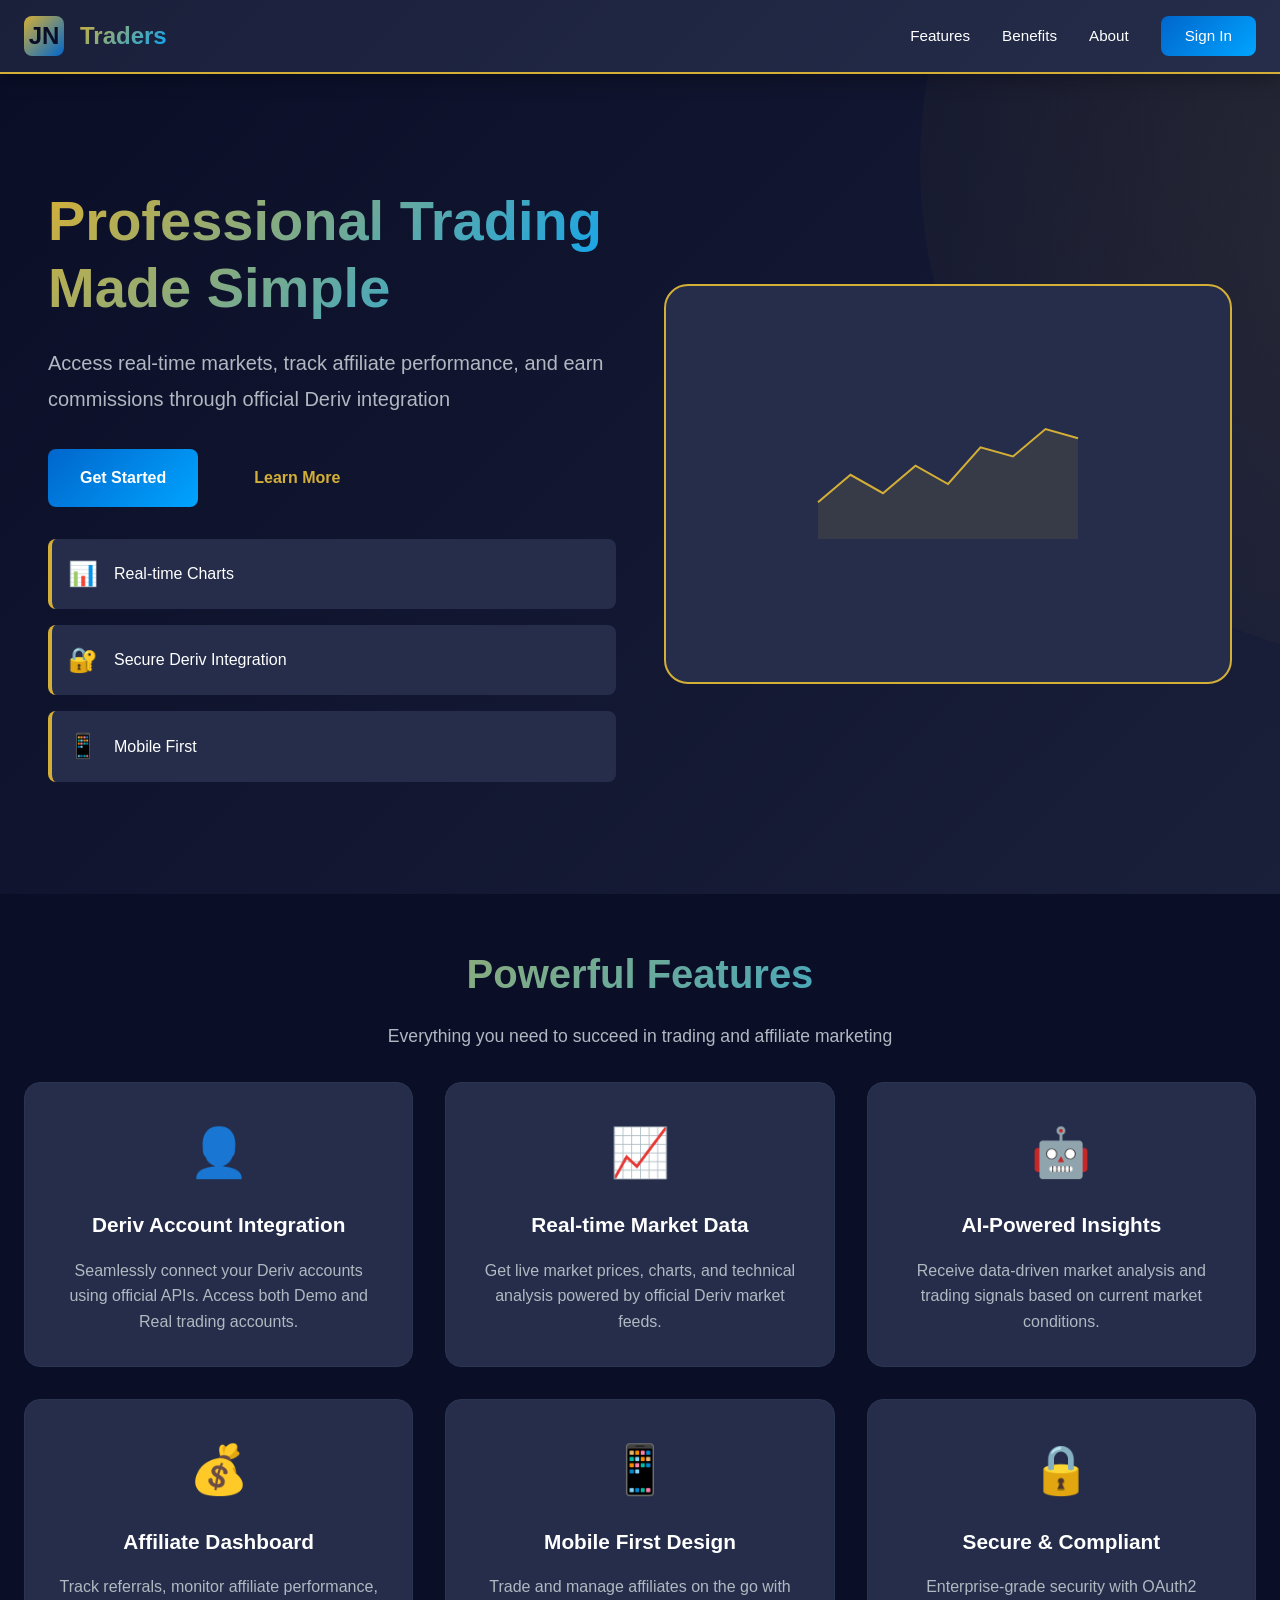
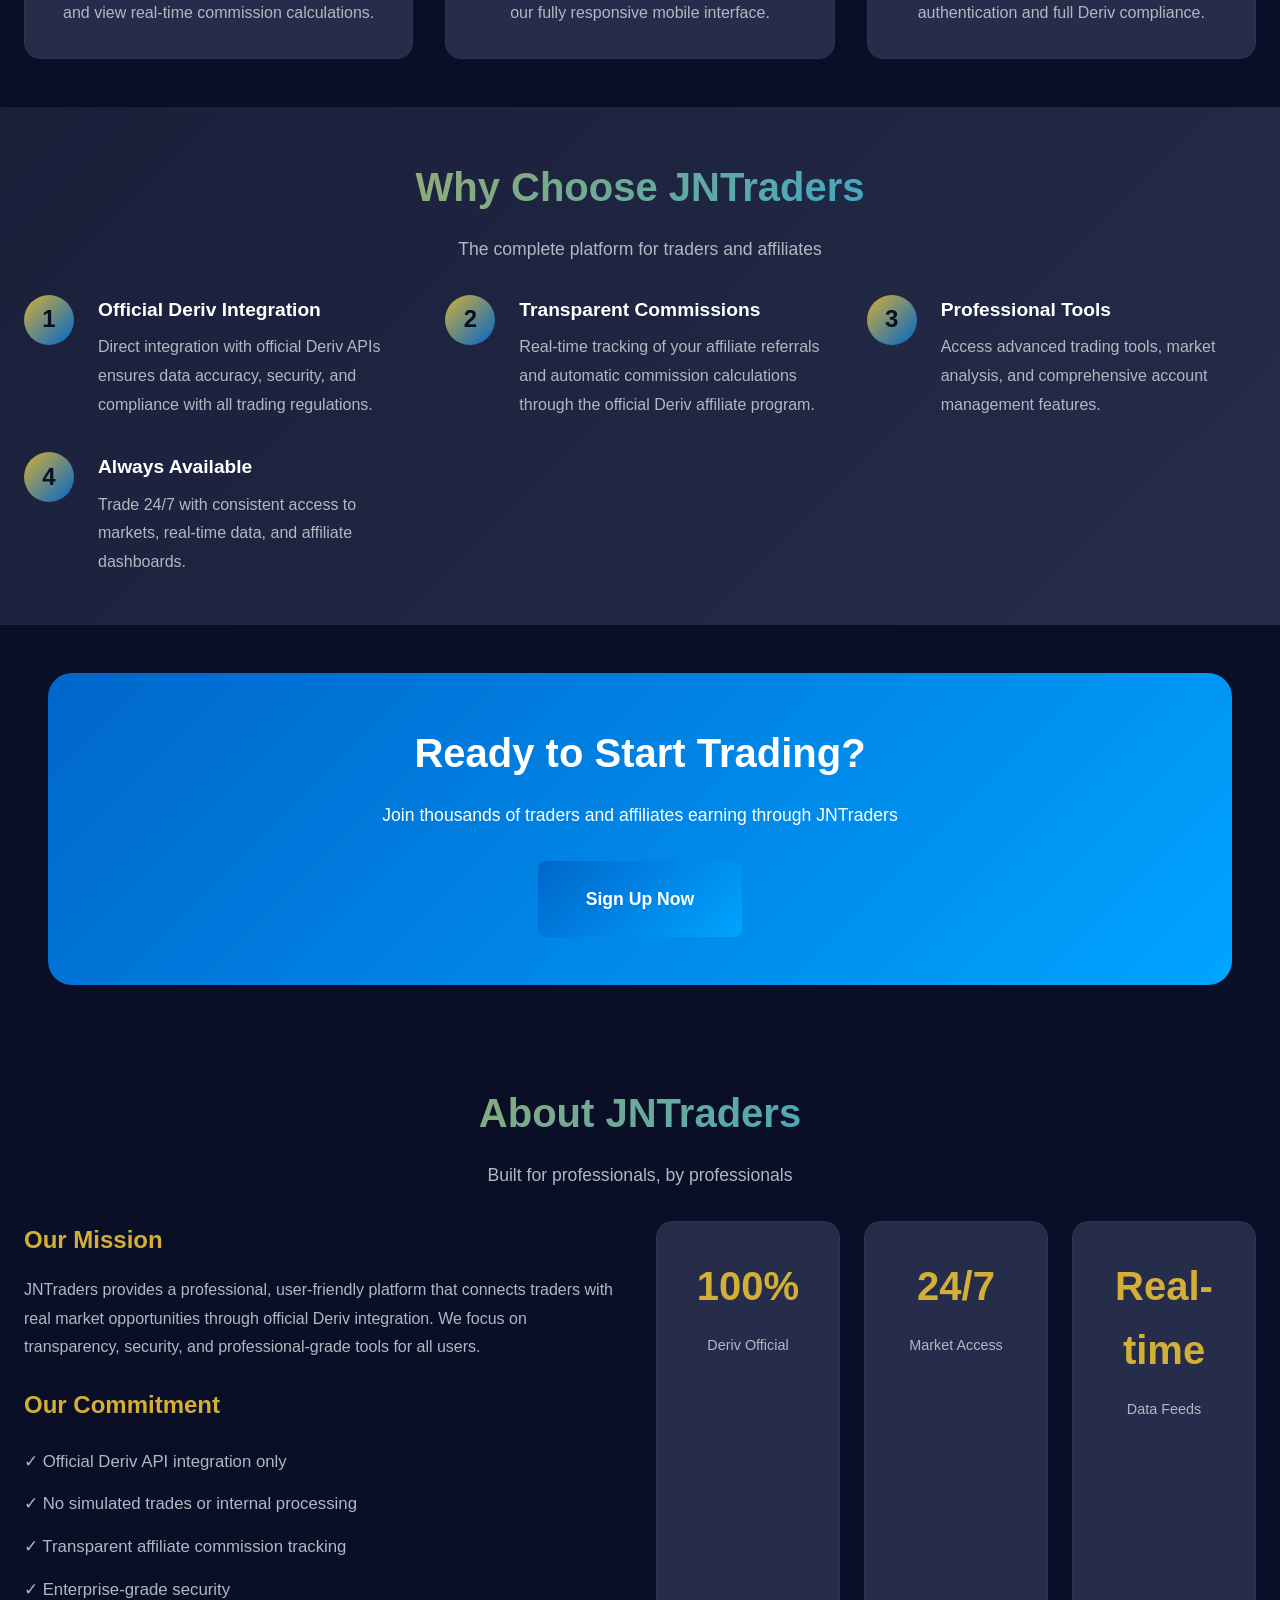
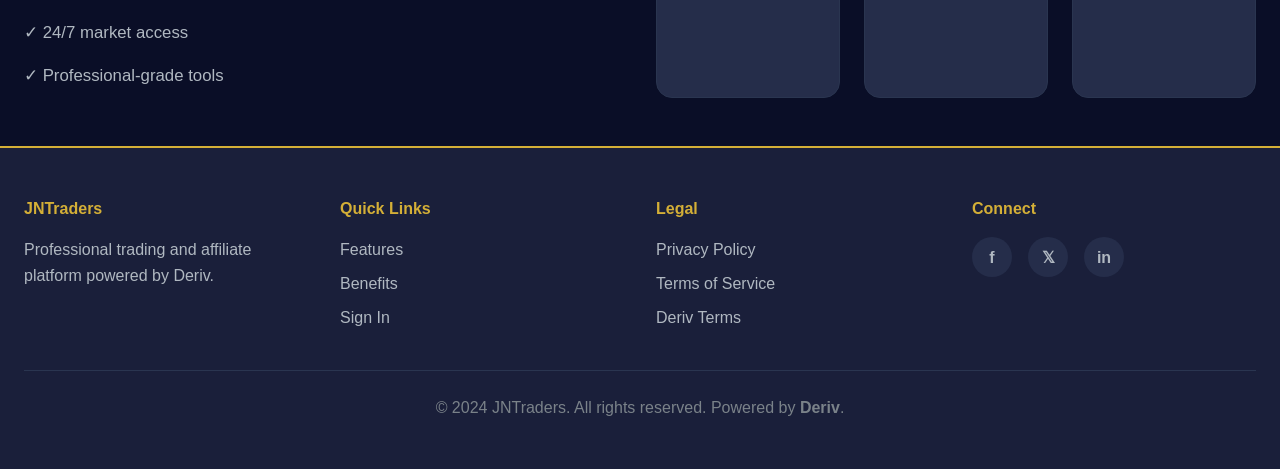
<file: index.html>
<!DOCTYPE html>
<html lang="en">
<head>
    <meta charset="UTF-8">
    <meta name="viewport" content="width=device-width, initial-scale=1.0">
    <meta name="description" content="JNTraders - Professional Trading Affiliate Platform with Deriv Integration">
    <meta name="theme-color" content="#0a0e27">
    <title>JNTraders - Professional Trading Platform</title>
    <link rel="stylesheet" href="style.css">
    <link rel="icon" type="image/svg+xml" href="data:image/svg+xml,<svg xmlns='http://www.w3.org/2000/svg' viewBox='0 0 100 100'><text y='.9em' font-size='90' fill='%23d4af37'>JN</text></svg>">
</head>
<body>
    <!-- Navigation -->
    <nav class="navbar">
        <div class="navbar-container">
            <div class="navbar-logo">
                <span class="logo-icon">JN</span>
                <span class="logo-text">Traders</span>
            </div>
            <div class="navbar-toggle" id="mobileMenuToggle">
                <span></span>
                <span></span>
                <span></span>
            </div>
            <ul class="navbar-menu" id="navbarMenu">
                <li><a href="#features">Features</a></li>
                <li><a href="#benefits">Benefits</a></li>
                <li><a href="#about">About</a></li>
                <li><a href="login.html" class="btn-primary">Sign In</a></li>
            </ul>
        </div>
    </nav>

    <!-- Hero Section -->
    <section class="hero">
        <div class="hero-content">
            <h1 class="hero-title">Professional Trading Made Simple</h1>
            <p class="hero-subtitle">Access real-time markets, track affiliate performance, and earn commissions through official Deriv integration</p>
            <div class="hero-buttons">
                <a href="login.html" class="btn btn-primary">Get Started</a>
                <a href="#features" class="btn btn-secondary">Learn More</a>
            </div>
            <div class="hero-features">
                <div class="feature-badge">
                    <span class="badge-icon">📊</span>
                    <span>Real-time Charts</span>
                </div>
                <div class="feature-badge">
                    <span class="badge-icon">🔐</span>
                    <span>Secure Deriv Integration</span>
                </div>
                <div class="feature-badge">
                    <span class="badge-icon">📱</span>
                    <span>Mobile First</span>
                </div>
            </div>
        </div>
        <div class="hero-illustration">
            <div class="chart-placeholder">
                <canvas id="heroChart"></canvas>
            </div>
        </div>
    </section>

    <!-- Features Section -->
    <section id="features" class="features">
        <div class="section-header">
            <h2>Powerful Features</h2>
            <p>Everything you need to succeed in trading and affiliate marketing</p>
        </div>
        <div class="features-grid">
            <div class="feature-card">
                <div class="feature-icon">👤</div>
                <h3>Deriv Account Integration</h3>
                <p>Seamlessly connect your Deriv accounts using official APIs. Access both Demo and Real trading accounts.</p>
            </div>
            <div class="feature-card">
                <div class="feature-icon">📈</div>
                <h3>Real-time Market Data</h3>
                <p>Get live market prices, charts, and technical analysis powered by official Deriv market feeds.</p>
            </div>
            <div class="feature-card">
                <div class="feature-icon">🤖</div>
                <h3>AI-Powered Insights</h3>
                <p>Receive data-driven market analysis and trading signals based on current market conditions.</p>
            </div>
            <div class="feature-card">
                <div class="feature-icon">💰</div>
                <h3>Affiliate Dashboard</h3>
                <p>Track referrals, monitor affiliate performance, and view real-time commission calculations.</p>
            </div>
            <div class="feature-card">
                <div class="feature-icon">📱</div>
                <h3>Mobile First Design</h3>
                <p>Trade and manage affiliates on the go with our fully responsive mobile interface.</p>
            </div>
            <div class="feature-card">
                <div class="feature-icon">🔒</div>
                <h3>Secure & Compliant</h3>
                <p>Enterprise-grade security with OAuth2 authentication and full Deriv compliance.</p>
            </div>
        </div>
    </section>

    <!-- Benefits Section -->
    <section id="benefits" class="benefits">
        <div class="section-header">
            <h2>Why Choose JNTraders</h2>
            <p>The complete platform for traders and affiliates</p>
        </div>
        <div class="benefits-list">
            <div class="benefit-item">
                <div class="benefit-number">1</div>
                <div class="benefit-content">
                    <h3>Official Deriv Integration</h3>
                    <p>Direct integration with official Deriv APIs ensures data accuracy, security, and compliance with all trading regulations.</p>
                </div>
            </div>
            <div class="benefit-item">
                <div class="benefit-number">2</div>
                <div class="benefit-content">
                    <h3>Transparent Commissions</h3>
                    <p>Real-time tracking of your affiliate referrals and automatic commission calculations through the official Deriv affiliate program.</p>
                </div>
            </div>
            <div class="benefit-item">
                <div class="benefit-number">3</div>
                <div class="benefit-content">
                    <h3>Professional Tools</h3>
                    <p>Access advanced trading tools, market analysis, and comprehensive account management features.</p>
                </div>
            </div>
            <div class="benefit-item">
                <div class="benefit-number">4</div>
                <div class="benefit-content">
                    <h3>Always Available</h3>
                    <p>Trade 24/7 with consistent access to markets, real-time data, and affiliate dashboards.</p>
                </div>
            </div>
        </div>
    </section>

    <!-- CTA Section -->
    <section class="cta-section">
        <div class="cta-content">
            <h2>Ready to Start Trading?</h2>
            <p>Join thousands of traders and affiliates earning through JNTraders</p>
            <a href="login.html" class="btn btn-primary btn-large">Sign Up Now</a>
        </div>
    </section>

    <!-- About Section -->
    <section id="about" class="about">
        <div class="section-header">
            <h2>About JNTraders</h2>
            <p>Built for professionals, by professionals</p>
        </div>
        <div class="about-content">
            <div class="about-text">
                <h3>Our Mission</h3>
                <p>JNTraders provides a professional, user-friendly platform that connects traders with real market opportunities through official Deriv integration. We focus on transparency, security, and professional-grade tools for all users.</p>
                <h3>Our Commitment</h3>
                <ul class="about-list">
                    <li>✓ Official Deriv API integration only</li>
                    <li>✓ No simulated trades or internal processing</li>
                    <li>✓ Transparent affiliate commission tracking</li>
                    <li>✓ Enterprise-grade security</li>
                    <li>✓ 24/7 market access</li>
                    <li>✓ Professional-grade tools</li>
                </ul>
            </div>
            <div class="about-stats">
                <div class="stat">
                    <div class="stat-number">100%</div>
                    <div class="stat-label">Deriv Official</div>
                </div>
                <div class="stat">
                    <div class="stat-number">24/7</div>
                    <div class="stat-label">Market Access</div>
                </div>
                <div class="stat">
                    <div class="stat-number">Real-time</div>
                    <div class="stat-label">Data Feeds</div>
                </div>
            </div>
        </div>
    </section>

    <!-- Footer -->
    <footer class="footer">
        <div class="footer-content">
            <div class="footer-section">
                <h4>JNTraders</h4>
                <p>Professional trading and affiliate platform powered by Deriv.</p>
            </div>
            <div class="footer-section">
                <h4>Quick Links</h4>
                <ul>
                    <li><a href="#features">Features</a></li>
                    <li><a href="#benefits">Benefits</a></li>
                    <li><a href="login.html">Sign In</a></li>
                </ul>
            </div>
            <div class="footer-section">
                <h4>Legal</h4>
                <ul>
                    <li><a href="#">Privacy Policy</a></li>
                    <li><a href="#">Terms of Service</a></li>
                    <li><a href="#">Deriv Terms</a></li>
                </ul>
            </div>
            <div class="footer-section">
                <h4>Connect</h4>
                <div class="social-links">
                    <a href="#" class="social-icon">f</a>
                    <a href="#" class="social-icon">𝕏</a>
                    <a href="#" class="social-icon">in</a>
                </div>
            </div>
        </div>
        <div class="footer-bottom">
            <p>&copy; 2024 JNTraders. All rights reserved. Powered by <strong>Deriv</strong>.</p>
        </div>
    </footer>

    <script src="app.js"></script>
    <script>
        // Simple hero chart animation
        function drawHeroChart() {
            const canvas = document.getElementById('heroChart');
            if (!canvas) return;
            const ctx = canvas.getContext('2d');
            canvas.width = canvas.offsetWidth;
            canvas.height = canvas.offsetHeight;

            // Draw simple line chart
            const width = canvas.width;
            const height = canvas.height;
            const padding = 20;
            const data = [20, 35, 25, 40, 30, 50, 45, 60, 55];

            ctx.strokeStyle = '#d4af37';
            ctx.lineWidth = 2;
            ctx.beginPath();

            data.forEach((value, index) => {
                const x = padding + (index / (data.length - 1)) * (width - padding * 2);
                const y = height - padding - (value / 60) * (height - padding * 2);
                if (index === 0) ctx.moveTo(x, y);
                else ctx.lineTo(x, y);
            });
            ctx.stroke();

            // Fill area under curve
            ctx.fillStyle = 'rgba(212, 175, 55, 0.1)';
            ctx.lineTo(width - padding, height - padding);
            ctx.lineTo(padding, height - padding);
            ctx.fill();
        }

        window.addEventListener('load', drawHeroChart);
        window.addEventListener('resize', drawHeroChart);
    </script>
</body>
</html>
</file>
<file: style.css>
/* ============================================
   JNTraders - Professional Trading Platform
   Modern Dark Theme with Gold, Blue & White
   ============================================ */

:root {
    /* Color Palette */
    --primary-dark: #0a0e27;
    --secondary-dark: #1a1f3a;
    --tertiary-dark: #252d4a;
    --accent-gold: #d4af37;
    --accent-blue: #0066cc;
    --accent-light-blue: #00a4ff;
    --accent-white: #f0f4f8;
    --text-primary: #ffffff;
    --text-secondary: #b0b8c1;
    --text-muted: #7a8289;
    --border-color: #2a3550;
    --success-color: #00d084;
    --warning-color: #ffa500;
    --danger-color: #ff4757;
    
    /* Spacing */
    --spacing-xs: 0.25rem;
    --spacing-sm: 0.5rem;
    --spacing-md: 1rem;
    --spacing-lg: 1.5rem;
    --spacing-xl: 2rem;
    --spacing-xxl: 3rem;
    
    /* Border Radius */
    --radius-sm: 0.375rem;
    --radius-md: 0.5rem;
    --radius-lg: 1rem;
    --radius-xl: 1.5rem;
    
    /* Transitions */
    --transition: all 0.3s cubic-bezier(0.4, 0, 0.2, 1);
    --transition-fast: all 0.15s ease;
}

* {
    margin: 0;
    padding: 0;
    box-sizing: border-box;
}

html, body {
    font-family: -apple-system, BlinkMacSystemFont, 'Segoe UI', Roboto, Oxygen, Ubuntu, Cantarell, sans-serif;
    background-color: var(--primary-dark);
    color: var(--text-primary);
    line-height: 1.6;
    scroll-behavior: smooth;
}

/* ============================================
   NAVIGATION
   ============================================ */

.navbar {
    position: sticky;
    top: 0;
    z-index: 1000;
    background: linear-gradient(135deg, var(--secondary-dark), var(--tertiary-dark));
    border-bottom: 2px solid var(--accent-gold);
    box-shadow: 0 4px 20px rgba(0, 0, 0, 0.3);
}

.navbar-container {
    max-width: 1400px;
    margin: 0 auto;
    padding: var(--spacing-md) var(--spacing-lg);
    display: flex;
    justify-content: space-between;
    align-items: center;
}

.navbar-logo {
    display: flex;
    align-items: center;
    gap: var(--spacing-md);
    font-size: 1.5rem;
    font-weight: 800;
    cursor: pointer;
    transition: var(--transition);
}

.logo-icon {
    width: 40px;
    height: 40px;
    background: linear-gradient(135deg, var(--accent-gold), var(--accent-blue));
    border-radius: var(--radius-md);
    display: flex;
    align-items: center;
    justify-content: center;
    color: var(--primary-dark);
    font-weight: bold;
}

.logo-text {
    background: linear-gradient(135deg, var(--accent-gold), var(--accent-light-blue));
    -webkit-background-clip: text;
    -webkit-text-fill-color: transparent;
    background-clip: text;
}

.navbar-menu {
    display: flex;
    list-style: none;
    gap: var(--spacing-xl);
    align-items: center;
}

.navbar-menu a {
    color: var(--text-primary);
    text-decoration: none;
    transition: var(--transition);
    font-weight: 500;
    font-size: 0.95rem;
}

.navbar-menu a:hover {
    color: var(--accent-gold);
}

.navbar-menu .nav-active,
.navbar-menu a.nav-active {
    color: var(--accent-gold);
    border-bottom: 2px solid var(--accent-gold);
    padding-bottom: 2px;
}

.btn-primary {
    background: linear-gradient(135deg, var(--accent-blue), var(--accent-light-blue));
    color: var(--text-primary);
    padding: var(--spacing-sm) var(--spacing-lg);
    border: none;
    border-radius: var(--radius-md);
    cursor: pointer;
    font-weight: 600;
    transition: var(--transition);
    display: inline-block;
    text-decoration: none;
}

.btn-primary:hover {
    transform: translateY(-2px);
    box-shadow: 0 8px 20px rgba(0, 102, 204, 0.3);
}

.btn-secondary {
    background: transparent;
    color: var(--accent-gold);
    padding: var(--spacing-sm) var(--spacing-lg);
    border: 2px solid var(--accent-gold);
    border-radius: var(--radius-md);
    cursor: pointer;
    font-weight: 600;
    transition: var(--transition);
    display: inline-block;
    text-decoration: none;
}

.btn-secondary:hover {
    background: var(--accent-gold);
    color: var(--primary-dark);
}

.btn-text {
    background: none;
    border: none;
    color: var(--text-primary);
    cursor: pointer;
    transition: var(--transition);
    font-size: 0.95rem;
}

.btn-text:hover {
    color: var(--accent-gold);
}

.navbar-toggle {
    display: none;
    flex-direction: column;
    gap: 5px;
    cursor: pointer;
}

.navbar-toggle span {
    width: 25px;
    height: 3px;
    background: var(--accent-gold);
    border-radius: 2px;
    transition: var(--transition);
}

.account-badge {
    padding: var(--spacing-sm) var(--spacing-md);
    border-radius: var(--radius-md);
    font-size: 0.85rem;
    font-weight: 600;
    background: var(--tertiary-dark);
    color: var(--accent-gold);
}

.account-badge.demo {
    border: 2px solid var(--accent-light-blue);
    color: var(--accent-light-blue);
}

.account-badge.real {
    border: 2px solid var(--success-color);
    color: var(--success-color);
}

/* ============================================
   HERO SECTION
   ============================================ */

.hero {
    display: grid;
    grid-template-columns: 1fr 1fr;
    gap: var(--spacing-xxl);
    align-items: center;
    min-height: calc(100vh - 80px);
    padding: var(--spacing-xxl);
    background: linear-gradient(135deg, var(--primary-dark), var(--secondary-dark));
    position: relative;
    overflow: hidden;
}

.hero::before {
    content: '';
    position: absolute;
    top: -50%;
    right: -50%;
    width: 1000px;
    height: 1000px;
    background: radial-gradient(circle, rgba(212, 175, 55, 0.1), transparent);
    border-radius: 50%;
    pointer-events: none;
}

.hero-content {
    z-index: 1;
    max-width: 600px;
}

.hero-title {
    font-size: 3.5rem;
    font-weight: 800;
    margin-bottom: var(--spacing-lg);
    line-height: 1.2;
    background: linear-gradient(135deg, var(--accent-gold), var(--accent-light-blue));
    -webkit-background-clip: text;
    -webkit-text-fill-color: transparent;
    background-clip: text;
}

.hero-subtitle {
    font-size: 1.25rem;
    color: var(--text-secondary);
    margin-bottom: var(--spacing-xl);
    line-height: 1.8;
}

.hero-buttons {
    display: flex;
    gap: var(--spacing-lg);
    margin-bottom: var(--spacing-xl);
    flex-wrap: wrap;
}

.btn {
    padding: var(--spacing-md) var(--spacing-xl);
    border-radius: var(--radius-md);
    font-size: 1rem;
    font-weight: 600;
    cursor: pointer;
    transition: var(--transition);
    text-decoration: none;
    display: inline-block;
    border: none;
}

.btn-large {
    padding: var(--spacing-lg) var(--spacing-xxl);
    font-size: 1.1rem;
}

.btn-full {
    width: 100%;
}

.btn-small {
    padding: var(--spacing-sm) var(--spacing-md);
    font-size: 0.85rem;
}

.hero-features {
    display: flex;
    flex-direction: column;
    gap: var(--spacing-md);
}

.feature-badge {
    display: flex;
    align-items: center;
    gap: var(--spacing-md);
    padding: var(--spacing-md);
    background: var(--tertiary-dark);
    border-radius: var(--radius-md);
    border-left: 4px solid var(--accent-gold);
}

.badge-icon {
    font-size: 1.5rem;
}

.hero-illustration {
    z-index: 1;
    height: 400px;
    background: var(--tertiary-dark);
    border-radius: var(--radius-xl);
    border: 2px solid var(--accent-gold);
    overflow: hidden;
    position: relative;
}

.chart-placeholder {
    width: 100%;
    height: 100%;
    display: flex;
    align-items: center;
    justify-content: center;
}

/* ============================================
   SECTIONS
   ============================================ */

.section-header {
    margin-bottom: var(--spacing-xl);
    text-align: center;
}

.section-header h2 {
    font-size: 2.5rem;
    margin-bottom: var(--spacing-md);
    background: linear-gradient(135deg, var(--accent-gold), var(--accent-light-blue));
    -webkit-background-clip: text;
    -webkit-text-fill-color: transparent;
    background-clip: text;
}

.section-header p {
    color: var(--text-secondary);
    font-size: 1.1rem;
}

.features, .benefits, .about, .cta-section {
    padding: var(--spacing-xxl) var(--spacing-lg);
    max-width: 1400px;
    margin: 0 auto;
}

.features {
    background: var(--primary-dark);
}

.benefits {
    background: linear-gradient(135deg, var(--secondary-dark), var(--tertiary-dark));
}

.about {
    background: var(--primary-dark);
}

.cta-section {
    background: linear-gradient(135deg, var(--accent-blue), var(--accent-light-blue));
    text-align: center;
    border-radius: var(--radius-xl);
    margin: var(--spacing-xxl);
    color: var(--text-primary);
}

.cta-section h2 {
    font-size: 2.5rem;
    margin-bottom: var(--spacing-md);
}

.cta-section p {
    font-size: 1.1rem;
    margin-bottom: var(--spacing-xl);
}

/* ============================================
   GRIDS
   ============================================ */

.features-grid {
    display: grid;
    grid-template-columns: repeat(auto-fit, minmax(300px, 1fr));
    gap: var(--spacing-xl);
    margin-top: var(--spacing-xl);
}

.feature-card {
    background: var(--tertiary-dark);
    padding: var(--spacing-xl);
    border-radius: var(--radius-lg);
    border: 1px solid var(--border-color);
    transition: var(--transition);
    text-align: center;
}

.feature-card:hover {
    transform: translateY(-8px);
    border-color: var(--accent-gold);
    box-shadow: 0 16px 40px rgba(212, 175, 55, 0.2);
}

.feature-icon {
    font-size: 3rem;
    margin-bottom: var(--spacing-md);
}

.feature-card h3 {
    font-size: 1.3rem;
    margin-bottom: var(--spacing-md);
}

.feature-card p {
    color: var(--text-secondary);
}

.benefits-list {
    display: grid;
    grid-template-columns: repeat(auto-fit, minmax(350px, 1fr));
    gap: var(--spacing-xl);
    margin-top: var(--spacing-xl);
}

.benefit-item {
    display: grid;
    grid-template-columns: auto 1fr;
    gap: var(--spacing-lg);
    align-items: start;
}

.benefit-number {
    width: 50px;
    height: 50px;
    background: linear-gradient(135deg, var(--accent-gold), var(--accent-blue));
    border-radius: 50%;
    display: flex;
    align-items: center;
    justify-content: center;
    font-weight: 800;
    font-size: 1.5rem;
    color: var(--primary-dark);
    flex-shrink: 0;
}

.benefit-content h3 {
    font-size: 1.2rem;
    margin-bottom: var(--spacing-sm);
}

.benefit-content p {
    color: var(--text-secondary);
    line-height: 1.8;
}

.stats-grid {
    display: grid;
    grid-template-columns: repeat(auto-fit, minmax(250px, 1fr));
    gap: var(--spacing-lg);
    margin-bottom: var(--spacing-xl);
}

.stat-card {
    background: var(--tertiary-dark);
    padding: var(--spacing-lg);
    border-radius: var(--radius-lg);
    border: 1px solid var(--border-color);
    transition: var(--transition);
}

.stat-card:hover {
    border-color: var(--accent-gold);
}

.stat-label {
    color: var(--text-secondary);
    font-size: 0.9rem;
    margin-bottom: var(--spacing-sm);
}

.stat-value {
    font-size: 2rem;
    font-weight: 800;
    color: var(--accent-gold);
    margin-bottom: var(--spacing-sm);
}

.stat-change {
    font-size: 0.9rem;
    color: var(--text-secondary);
}

.stat-change.positive {
    color: var(--success-color);
}

/* ============================================
   COMMISSION SECTION
   ============================================ */

.commission-section {
    margin-bottom: var(--spacing-xl);
}

.commission-grid {
    display: grid;
    grid-template-columns: repeat(auto-fit, minmax(250px, 1fr));
    gap: var(--spacing-lg);
}

.commission-card {
    display: grid;
    grid-template-columns: auto 1fr;
    gap: var(--spacing-lg);
    background: var(--tertiary-dark);
    padding: var(--spacing-lg);
    border-radius: var(--radius-lg);
    border: 1px solid var(--border-color);
    align-items: center;
    transition: var(--transition);
}

.commission-card:hover {
    border-color: var(--accent-gold);
    background: var(--secondary-dark);
}

.commission-icon {
    font-size: 2.5rem;
}

.commission-info h4 {
    font-size: 0.95rem;
    color: var(--text-secondary);
    margin-bottom: var(--spacing-sm);
}

.commission-amount {
    font-size: 1.5rem;
    font-weight: 800;
    color: var(--accent-gold);
}

.commission-tier {
    font-size: 1.1rem;
    font-weight: 700;
    color: var(--accent-light-blue);
}

.commission-info small {
    color: var(--text-muted);
    font-size: 0.8rem;
}

/* ============================================
   DEPOSIT & WITHDRAWAL
   ============================================ */

.deposit-withdraw-grid {
    display: grid;
    grid-template-columns: repeat(auto-fit, minmax(350px, 1fr));
    gap: var(--spacing-xl);
    margin-top: var(--spacing-xl);
}

.dw-card {
    background: var(--tertiary-dark);
    padding: var(--spacing-xl);
    border-radius: var(--radius-lg);
    border: 2px solid var(--border-color);
    transition: var(--transition);
}

.dw-card:hover {
    border-color: var(--accent-gold);
}

.dw-header {
    display: flex;
    align-items: center;
    gap: var(--spacing-lg);
    margin-bottom: var(--spacing-lg);
}

.dw-icon {
    font-size: 2.5rem;
}

.dw-header h3 {
    font-size: 1.3rem;
}

.deposit-methods-list,
.withdrawal-info {
    background: var(--secondary-dark);
    padding: var(--spacing-lg);
    border-radius: var(--radius-md);
    margin-bottom: var(--spacing-lg);
}

.method {
    display: flex;
    align-items: center;
    gap: var(--spacing-md);
    padding: var(--spacing-md);
    border-bottom: 1px solid var(--border-color);
}

.method:last-child {
    border-bottom: none;
}

.method-icon {
    font-size: 1.5rem;
}

.method-name {
    font-weight: 600;
    margin-bottom: 2px;
}

.method-info small {
    color: var(--text-muted);
}

.info-row {
    display: flex;
    justify-content: space-between;
    padding: var(--spacing-sm) 0;
    border-bottom: 1px solid var(--border-color);
}

.info-row:last-child {
    border-bottom: none;
}

.info-row .label {
    color: var(--text-secondary);
}

.info-row .value {
    color: var(--accent-gold);
    font-weight: 600;
}

/* ============================================
   MARKETS & CHARTS
   ============================================ */

.markets-grid {
    display: grid;
    grid-template-columns: repeat(auto-fit, minmax(280px, 1fr));
    gap: var(--spacing-lg);
    margin-top: var(--spacing-xl);
}

.market-card {
    background: var(--tertiary-dark);
    padding: var(--spacing-lg);
    border-radius: var(--radius-lg);
    border: 1px solid var(--border-color);
    transition: var(--transition);
}

.market-card:hover {
    border-color: var(--accent-gold);
}

.market-header {
    display: flex;
    justify-content: space-between;
    align-items: center;
    margin-bottom: var(--spacing-md);
}

.market-name {
    font-weight: 700;
    font-size: 1.1rem;
}

.market-spread {
    color: var(--text-muted);
    font-size: 0.8rem;
}

.market-price {
    display: flex;
    justify-content: space-between;
    align-items: center;
    margin-bottom: var(--spacing-lg);
}

.price {
    font-size: 1.8rem;
    font-weight: 800;
    color: var(--accent-gold);
}

.change {
    font-size: 0.9rem;
}

.change.positive {
    color: var(--success-color);
}

.change.negative {
    color: var(--danger-color);
}

.market-chart {
    height: 100px;
    background: var(--secondary-dark);
    border-radius: var(--radius-md);
    overflow: hidden;
}

.market-chart canvas {
    width: 100%;
    height: 100%;
}

/* ============================================
   AI INSIGHTS
   ============================================ */

.insights-grid {
    display: grid;
    grid-template-columns: repeat(auto-fit, minmax(300px, 1fr));
    gap: var(--spacing-lg);
    margin-top: var(--spacing-xl);
}

.insight-card {
    background: var(--tertiary-dark);
    padding: var(--spacing-lg);
    border-radius: var(--radius-lg);
    border: 1px solid var(--border-color);
    transition: var(--transition);
}

.insight-card:hover {
    border-color: var(--accent-gold);
}

.insight-badge {
    display: inline-block;
    padding: var(--spacing-sm) var(--spacing-md);
    border-radius: var(--radius-sm);
    font-size: 0.8rem;
    font-weight: 700;
    margin-bottom: var(--spacing-md);
    background: var(--secondary-dark);
}

.insight-card h4 {
    font-size: 1.1rem;
    margin-bottom: var(--spacing-md);
}

.insight-card p {
    color: var(--text-secondary);
    margin-bottom: var(--spacing-md);
    line-height: 1.8;
}

.insight-meta {
    font-size: 0.85rem;
    color: var(--text-muted);
    border-top: 1px solid var(--border-color);
    padding-top: var(--spacing-md);
}

/* ============================================
   TRANSACTIONS TABLE
   ============================================ */

.transactions-table {
    overflow-x: auto;
    margin-top: var(--spacing-xl);
}

table {
    width: 100%;
    border-collapse: collapse;
}

thead {
    background: var(--secondary-dark);
}

th {
    padding: var(--spacing-md);
    text-align: left;
    font-weight: 600;
    color: var(--text-secondary);
    border-bottom: 2px solid var(--border-color);
}

td {
    padding: var(--spacing-md);
    border-bottom: 1px solid var(--border-color);
}

tbody tr {
    transition: var(--transition);
}

tbody tr:hover {
    background: var(--secondary-dark);
}

.badge {
    display: inline-block;
    padding: var(--spacing-sm) var(--spacing-md);
    border-radius: var(--radius-sm);
    font-size: 0.8rem;
    font-weight: 700;
}

.badge-commission {
    background: rgba(212, 175, 55, 0.2);
    color: var(--accent-gold);
}

.badge-withdrawal {
    background: rgba(0, 208, 132, 0.2);
    color: var(--success-color);
}

.badge-deposit {
    background: rgba(0, 164, 255, 0.2);
    color: var(--accent-light-blue);
}

.badge-bonus {
    background: rgba(255, 165, 0, 0.2);
    color: var(--warning-color);
}

.badge-payout {
    background: rgba(255, 71, 87, 0.2);
    color: var(--danger-color);
}

.status-pending {
    color: var(--warning-color);
    font-weight: 600;
}

.status-completed {
    color: var(--success-color);
    font-weight: 600;
}

.status-active {
    color: var(--success-color);
    font-weight: 600;
}

.status-inactive {
    color: var(--text-muted);
    font-weight: 600;
}

/* ============================================
   FORMS
   ============================================ */

.login-form,
.deposit-form,
.withdrawal-form {
    max-width: 500px;
}

.form-group {
    margin-bottom: var(--spacing-lg);
}

.form-group label {
    display: block;
    margin-bottom: var(--spacing-sm);
    font-weight: 600;
    color: var(--text-primary);
}

.form-group input,
.form-group select,
.form-group textarea {
    width: 100%;
    padding: var(--spacing-md);
    background: var(--secondary-dark);
    border: 1px solid var(--border-color);
    border-radius: var(--radius-md);
    color: var(--text-primary);
    font-size: 1rem;
    transition: var(--transition);
}

.form-group input:focus,
.form-group select:focus,
.form-group textarea:focus {
    outline: none;
    border-color: var(--accent-gold);
    box-shadow: 0 0 0 3px rgba(212, 175, 55, 0.1);
}

.form-group textarea {
    resize: vertical;
    min-height: 100px;
}

.form-group small {
    display: block;
    color: var(--text-muted);
    font-size: 0.85rem;
    margin-top: var(--spacing-sm);
}

.form-checkbox {
    display: flex;
    align-items: center;
    gap: var(--spacing-md);
    margin-bottom: var(--spacing-lg);
}

.form-checkbox input[type="checkbox"] {
    width: auto;
    cursor: pointer;
    accent-color: var(--accent-gold);
}

.form-checkbox label {
    margin: 0;
    cursor: pointer;
}

.input-group {
    position: relative;
    display: flex;
    align-items: center;
}

.currency {
    position: absolute;
    left: var(--spacing-md);
    color: var(--accent-gold);
    font-weight: 700;
}

.input-group input {
    padding-left: var(--spacing-xl);
}

/* ============================================
   MODALS & OVERLAYS
   ============================================ */

.modal {
    display: none;
    position: fixed;
    top: 0;
    left: 0;
    width: 100%;
    height: 100%;
    background: rgba(10, 14, 39, 0.8);
    backdrop-filter: blur(4px);
    z-index: 2000;
    justify-content: center;
    align-items: center;
    padding: var(--spacing-lg);
}

.modal-content {
    background: var(--tertiary-dark);
    border-radius: var(--radius-lg);
    border: 1px solid var(--border-color);
    max-width: 500px;
    width: 100%;
    max-height: 90vh;
    overflow-y: auto;
    animation: slideIn 0.3s ease;
}

.modal-lg {
    max-width: 700px;
}

@keyframes slideIn {
    from {
        opacity: 0;
        transform: translateY(20px);
    }
    to {
        opacity: 1;
        transform: translateY(0);
    }
}

.modal-header {
    padding: var(--spacing-lg);
    border-bottom: 1px solid var(--border-color);
    display: flex;
    justify-content: space-between;
    align-items: center;
}

.modal-header h2 {
    font-size: 1.5rem;
}

.modal-close {
    background: none;
    border: none;
    color: var(--text-secondary);
    font-size: 1.5rem;
    cursor: pointer;
    transition: var(--transition);
}

.modal-close:hover {
    color: var(--accent-gold);
}

.modal-body {
    padding: var(--spacing-lg);
}

.modal-footer {
    padding: var(--spacing-lg);
    border-top: 1px solid var(--border-color);
    display: flex;
    gap: var(--spacing-md);
    justify-content: flex-end;
}

.modal-success {
    text-align: center;
    padding: var(--spacing-xxl) var(--spacing-lg);
}

.success-icon {
    font-size: 4rem;
    color: var(--success-color);
    margin-bottom: var(--spacing-lg);
}

/* ============================================
   LOADING & ANIMATIONS
   ============================================ */

.loading-overlay {
    display: none;
    position: fixed;
    top: 0;
    left: 0;
    width: 100%;
    height: 100%;
    background: rgba(10, 14, 39, 0.9);
    z-index: 3000;
    justify-content: center;
    align-items: center;
    flex-direction: column;
    gap: var(--spacing-lg);
}

.spinner {
    width: 50px;
    height: 50px;
    border: 4px solid var(--border-color);
    border-top: 4px solid var(--accent-gold);
    border-radius: 50%;
    animation: spin 1s linear infinite;
}

@keyframes spin {
    to {
        transform: rotate(360deg);
    }
}

/* ============================================
   ABOUT & STATS
   ============================================ */

.about-content {
    display: grid;
    grid-template-columns: 1fr 1fr;
    gap: var(--spacing-xl);
    margin-top: var(--spacing-xl);
}

.about-text h3 {
    font-size: 1.5rem;
    margin-bottom: var(--spacing-md);
    color: var(--accent-gold);
}

.about-text p {
    color: var(--text-secondary);
    line-height: 1.8;
    margin-bottom: var(--spacing-lg);
}

.about-list {
    list-style: none;
}

.about-list li {
    color: var(--text-secondary);
    padding: var(--spacing-sm) 0;
    font-size: 1.05rem;
}

.about-stats {
    display: grid;
    grid-template-columns: repeat(3, 1fr);
    gap: var(--spacing-lg);
}

.stat {
    background: var(--tertiary-dark);
    padding: var(--spacing-xl);
    border-radius: var(--radius-lg);
    border: 1px solid var(--border-color);
    text-align: center;
}

.stat-number {
    font-size: 2.5rem;
    font-weight: 800;
    color: var(--accent-gold);
    margin-bottom: var(--spacing-md);
}

.stat-label {
    color: var(--text-secondary);
}

/* ============================================
   FOOTER
   ============================================ */

.footer {
    background: var(--secondary-dark);
    border-top: 2px solid var(--accent-gold);
    padding: var(--spacing-xxl) var(--spacing-lg);
}

.footer-content {
    display: grid;
    grid-template-columns: repeat(auto-fit, minmax(250px, 1fr));
    gap: var(--spacing-xl);
    max-width: 1400px;
    margin: 0 auto 2rem;
}

.footer-section h4 {
    margin-bottom: var(--spacing-md);
    color: var(--accent-gold);
}

.footer-section p,
.footer-section a,
.footer-section ul {
    color: var(--text-secondary);
}

.footer-section ul {
    list-style: none;
}

.footer-section ul li {
    margin-bottom: var(--spacing-sm);
}

.footer-section a {
    text-decoration: none;
    transition: var(--transition);
}

.footer-section a:hover {
    color: var(--accent-gold);
}

.social-links {
    display: flex;
    gap: var(--spacing-md);
}

.social-icon {
    width: 40px;
    height: 40px;
    background: var(--tertiary-dark);
    border-radius: 50%;
    display: flex;
    align-items: center;
    justify-content: center;
    color: var(--accent-gold);
    transition: var(--transition);
    text-decoration: none;
    font-weight: 700;
}

.social-icon:hover {
    background: var(--accent-gold);
    color: var(--primary-dark);
}

.footer-bottom {
    text-align: center;
    padding-top: var(--spacing-lg);
    border-top: 1px solid var(--border-color);
    color: var(--text-muted);
}

/* ============================================
   AUTHENTICATION PAGES
   ============================================ */

.auth-body {
    display: flex;
    flex-direction: column;
    min-height: 100vh;
}

.auth-container {
    display: grid;
    grid-template-columns: 1.5fr 1fr;
    flex: 1;
    gap: var(--spacing-xl);
    padding: var(--spacing-xl);
    max-width: 1400px;
    margin: 0 auto;
    width: 100%;
}

.auth-box {
    background: var(--tertiary-dark);
    padding: var(--spacing-xl);
    border-radius: var(--radius-lg);
    border: 1px solid var(--border-color);
}

.auth-header {
    margin-bottom: var(--spacing-xl);
}

.auth-header h1 {
    font-size: 2rem;
    margin-bottom: var(--spacing-md);
    color: var(--accent-gold);
}

.auth-section {
    margin-bottom: var(--spacing-lg);
}

.auth-section h2 {
    font-size: 1.2rem;
    margin-bottom: var(--spacing-md);
}

.btn-deriv-login {
    width: 100%;
    padding: var(--spacing-md);
    background: linear-gradient(135deg, var(--accent-blue), var(--accent-light-blue));
    color: var(--text-primary);
    border: none;
    border-radius: var(--radius-md);
    font-size: 1rem;
    font-weight: 600;
    cursor: pointer;
    display: flex;
    align-items: center;
    justify-content: center;
    gap: var(--spacing-md);
    transition: var(--transition);
    margin-bottom: var(--spacing-md);
}

.btn-deriv-login:hover {
    transform: translateY(-2px);
    box-shadow: 0 8px 20px rgba(0, 102, 204, 0.3);
}

.deriv-icon {
    font-weight: 800;
    font-size: 1.2rem;
}

.oauth-disclaimer,
.demo-section {
    font-size: 0.9rem;
    color: var(--text-secondary);
}

.auth-divider {
    display: flex;
    align-items: center;
    gap: var(--spacing-md);
    margin: var(--spacing-xl) 0;
    color: var(--text-muted);
}

.auth-divider::before,
.auth-divider::after {
    content: '';
    flex: 1;
    height: 1px;
    background: var(--border-color);
}

.auth-links {
    display: flex;
    justify-content: space-between;
    margin-top: var(--spacing-md);
    font-size: 0.9rem;
}

.link-text {
    color: var(--accent-light-blue);
    text-decoration: none;
    transition: var(--transition);
}

.link-text:hover {
    color: var(--accent-gold);
}

.divider {
    color: var(--text-muted);
}

.info-card {
    background: var(--secondary-dark);
    padding: var(--spacing-lg);
    border-radius: var(--radius-lg);
    margin-bottom: var(--spacing-lg);
    border-left: 4px solid var(--accent-gold);
}

.info-card h3 {
    margin-bottom: var(--spacing-sm);
}

.info-card p {
    color: var(--text-secondary);
    font-size: 0.95rem;
}

.demo-section {
    background: var(--secondary-dark);
    padding: var(--spacing-lg);
    border-radius: var(--radius-md);
    margin-bottom: var(--spacing-lg);
}

.demo-section h3 {
    margin-bottom: var(--spacing-sm);
    color: var(--accent-light-blue);
}

/* ============================================
   DASHBOARD LAYOUT
   ============================================ */

.dashboard-body {
    display: grid;
    grid-template-columns: 250px 1fr;
    min-height: 100vh;
}

.sidebar {
    background: var(--secondary-dark);
    padding: var(--spacing-lg);
    border-right: 1px solid var(--border-color);
    overflow-y: auto;
    height: calc(100vh - 80px);
    position: sticky;
    top: 80px;
}

.sidebar-header {
    margin-bottom: var(--spacing-lg);
}

.sidebar-menu {
    list-style: none;
}

.sidebar-menu li {
    margin-bottom: var(--spacing-md);
}

.sidebar-menu a {
    display: flex;
    align-items: center;
    gap: var(--spacing-md);
    padding: var(--spacing-md);
    color: var(--text-secondary);
    text-decoration: none;
    border-radius: var(--radius-md);
    transition: var(--transition);
}

.sidebar-menu a:hover,
.sidebar-menu a.menu-active {
    background: var(--tertiary-dark);
    color: var(--accent-gold);
}

.dashboard-main {
    padding: var(--spacing-xl);
    overflow-y: auto;
}

.dashboard-header {
    display: flex;
    justify-content: space-between;
    align-items: center;
    margin-bottom: var(--spacing-xl);
}

.dashboard-header h1 {
    font-size: 2rem;
}

.header-actions {
    display: flex;
    gap: var(--spacing-md);
}

.commission-overview {
    margin-bottom: var(--spacing-xl);
}

.overview-grid {
    display: grid;
    grid-template-columns: repeat(auto-fit, minmax(250px, 1fr));
    gap: var(--spacing-lg);
}

.overview-card {
    display: grid;
    grid-template-columns: auto 1fr;
    gap: var(--spacing-lg);
    background: var(--tertiary-dark);
    padding: var(--spacing-lg);
    border-radius: var(--radius-lg);
    border: 1px solid var(--border-color);
    align-items: center;
}

.card-icon {
    font-size: 2rem;
}

.card-value {
    font-size: 1.5rem;
    font-weight: 800;
    color: var(--accent-gold);
}

/* ============================================
   REFERRAL PAGES
   ============================================ */

.referral-link-section {
    background: var(--tertiary-dark);
    padding: var(--spacing-xl);
    border-radius: var(--radius-lg);
    border: 1px solid var(--border-color);
    margin-bottom: var(--spacing-xl);
}

.referral-link-box {
    background: var(--secondary-dark);
    padding: var(--spacing-lg);
    border-radius: var(--radius-md);
}

.link-input-group {
    display: flex;
    gap: var(--spacing-md);
    margin-bottom: var(--spacing-lg);
}

.referral-link-input,
.share-link-input {
    flex: 1;
    padding: var(--spacing-md);
    background: var(--primary-dark);
    border: 1px solid var(--border-color);
    border-radius: var(--radius-md);
    color: var(--text-primary);
    font-size: 0.9rem;
}

.link-info {
    padding: var(--spacing-md);
    background: rgba(212, 175, 55, 0.1);
    border-left: 4px solid var(--accent-gold);
    border-radius: var(--radius-sm);
}

.link-info p {
    margin: 0;
    color: var(--text-secondary);
}

.commission-tiers {
    display: grid;
    grid-template-columns: repeat(auto-fit, minmax(250px, 1fr));
    gap: var(--spacing-lg);
    margin-top: var(--spacing-xl);
}

.tier-card {
    background: var(--secondary-dark);
    padding: var(--spacing-lg);
    border-radius: var(--radius-lg);
    border: 2px solid var(--border-color);
    transition: var(--transition);
    text-align: center;
}

.tier-card.tier-active {
    border-color: var(--accent-gold);
    background: var(--tertiary-dark);
}

.tier-header {
    font-size: 1.2rem;
    font-weight: 700;
    margin-bottom: var(--spacing-md);
    color: var(--accent-gold);
}

.tier-requirement {
    font-size: 0.9rem;
    color: var(--text-secondary);
    margin-bottom: var(--spacing-sm);
}

.tier-commission {
    font-size: 1.3rem;
    font-weight: 800;
    color: var(--accent-light-blue);
    margin-bottom: var(--spacing-sm);
}

.tier-status,
.tier-progress {
    font-size: 0.85rem;
    color: var(--text-muted);
}

.referrals-table {
    background: var(--tertiary-dark);
    border-radius: var(--radius-lg);
    border: 1px solid var(--border-color);
    overflow: hidden;
}

.payout-methods {
    display: grid;
    grid-template-columns: repeat(auto-fit, minmax(300px, 1fr));
    gap: var(--spacing-lg);
    margin-top: var(--spacing-xl);
}

.payout-card {
    background: var(--tertiary-dark);
    padding: var(--spacing-lg);
    border-radius: var(--radius-lg);
    border: 1px solid var(--border-color);
    display: grid;
    grid-template-columns: auto 1fr auto;
    gap: var(--spacing-lg);
    align-items: center;
    transition: var(--transition);
}

.payout-card:hover {
    border-color: var(--accent-gold);
}

.payout-icon {
    font-size: 2.5rem;
}

.payout-content h4 {
    margin-bottom: var(--spacing-sm);
}

.payout-detail {
    color: var(--text-muted);
    font-size: 0.8rem;
}

.withdrawal-fees,
.deposit-fees {
    background: var(--secondary-dark);
    padding: var(--spacing-lg);
    border-radius: var(--radius-md);
    margin-bottom: var(--spacing-lg);
}

.fee-item {
    display: flex;
    justify-content: space-between;
    padding: var(--spacing-sm) 0;
    border-bottom: 1px solid var(--border-color);
    color: var(--text-secondary);
}

.fee-item:last-child {
    border-bottom: none;
}

.fee-item.total {
    border-top: 2px solid var(--accent-gold);
    padding-top: var(--spacing-md);
    margin-top: var(--spacing-md);
    font-weight: 700;
    color: var(--accent-gold);
}

/* ============================================
   SHARE MODAL
   ============================================ */

.share-options {
    display: grid;
    grid-template-columns: 1fr 1fr;
    gap: var(--spacing-lg);
    margin-top: var(--spacing-lg);
}

.share-btn {
    padding: var(--spacing-md);
    border-radius: var(--radius-md);
    border: none;
    background: var(--tertiary-dark);
    color: var(--text-primary);
    text-decoration: none;
    font-weight: 600;
    text-align: center;
    transition: var(--transition);
    cursor: pointer;
}

.share-btn:hover {
    background: var(--accent-gold);
    color: var(--primary-dark);
}

/* ============================================
   RESPONSIVE DESIGN
   ============================================ */

@media (max-width: 1024px) {
    .hero {
        grid-template-columns: 1fr;
    }

    .hero-title {
        font-size: 2.5rem;
    }

    .auth-container {
        grid-template-columns: 1fr;
    }

    .about-content,
    .about-stats {
        grid-template-columns: 1fr;
    }

    .dashboard-body {
        grid-template-columns: 1fr;
    }

    .sidebar {
        position: fixed;
        left: 0;
        top: 80px;
        height: calc(100vh - 80px);
        width: 250px;
        z-index: 500;
        transform: translateX(-100%);
        transition: var(--transition);
    }

    .sidebar.active {
        transform: translateX(0);
    }

    .navbar-toggle {
        display: flex;
    }

    .dashboard-main {
        margin-left: 0;
    }
}

@media (max-width: 768px) {
    .hero {
        min-height: auto;
        padding: var(--spacing-lg);
    }

    .hero-title {
        font-size: 2rem;
    }

    .features-grid,
    .benefits-list,
    .markets-grid,
    .insights-grid,
    .stats-grid {
        grid-template-columns: 1fr;
    }

    .benefit-item {
        grid-template-columns: 1fr;
    }

    .navbar-menu {
        gap: var(--spacing-md);
        font-size: 0.9rem;
    }

    .section-header h2 {
        font-size: 1.8rem;
    }

    .hero-buttons {
        flex-direction: column;
    }

    .about-stats {
        grid-template-columns: 1fr;
    }

    .dashboard-header {
        flex-direction: column;
        gap: var(--spacing-lg);
    }

    .header-actions {
        width: 100%;
        flex-wrap: wrap;
    }

    .header-actions .btn {
        flex: 1;
    }

    .commission-tiers,
    .payout-methods,
    .deposit-withdraw-grid,
    .share-options {
        grid-template-columns: 1fr;
    }

    .payout-card {
        grid-template-columns: 1fr;
        gap: var(--spacing-md);
    }

    .dw-header {
        flex-direction: column;
        text-align: center;
    }

    .filter-controls {
        flex-direction: column;
        gap: var(--spacing-md);
    }

    .search-input,
    .filter-select {
        width: 100%;
    }

    table {
        font-size: 0.85rem;
    }

    th, td {
        padding: var(--spacing-sm);
    }
}

@media (max-width: 480px) {
    :root {
        --spacing-lg: 1rem;
        --spacing-xl: 1.5rem;
    }

    .hero-title {
        font-size: 1.5rem;
    }

    .navbar-container {
        padding: var(--spacing-sm) var(--spacing-md);
    }

    .navbar-menu {
        display: none;
    }

    .navbar-toggle {
        display: flex;
    }

    .section-header h2 {
        font-size: 1.5rem;
    }

    .modal-content {
        max-width: 100%;
        border-radius: var(--radius-lg);
    }

    .stat-card {
        text-align: center;
    }

    .benefits-list {
        grid-template-columns: 1fr;
    }

    .benefit-item {
        grid-template-columns: 1fr;
        text-align: center;
    }

    .benefit-number {
        margin: 0 auto;
    }

    .footer-content {
        grid-template-columns: 1fr;
        text-align: center;
    }

    .social-links {
        justify-content: center;
    }
}

/* ============================================
   UTILITY CLASSES
   ============================================ */

.container {
    max-width: 1400px;
    margin: 0 auto;
    padding: 0 var(--spacing-lg);
}

.text-center {
    text-align: center;
}

.text-right {
    text-align: right;
}

.mb-md {
    margin-bottom: var(--spacing-md);
}

.mb-lg {
    margin-bottom: var(--spacing-lg);
}

.mb-xl {
    margin-bottom: var(--spacing-xl);
}

.mt-md {
    margin-top: var(--spacing-md);
}

.mt-lg {
    margin-top: var(--spacing-lg);
}

.mt-xl {
    margin-top: var(--spacing-xl);
}

.hidden {
    display: none;
}

.visible {
    display: block;
}
</file>
